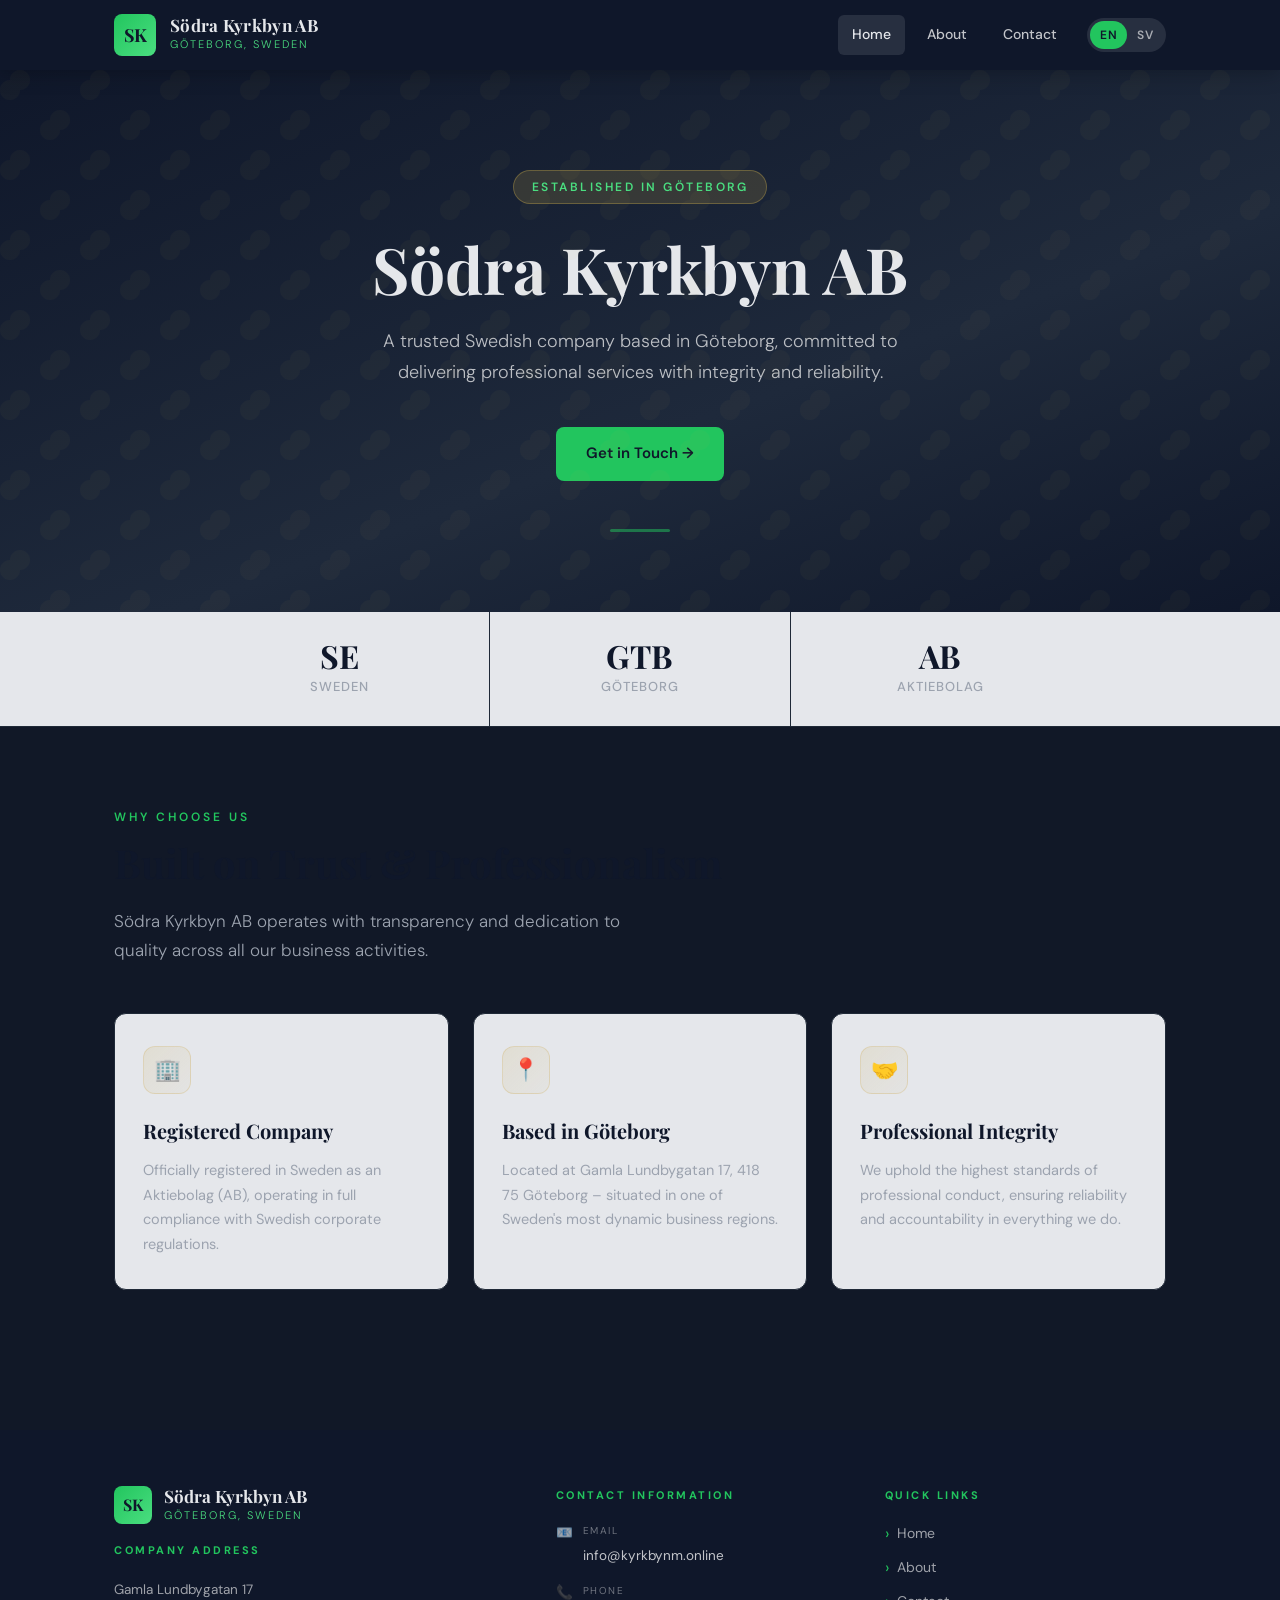
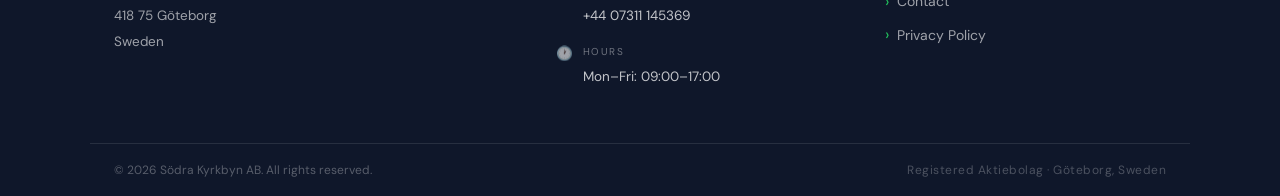
<file: index.html>
<!DOCTYPE html>
<html lang="en">
<head>
  <meta charset="UTF-8">
  <meta name="viewport" content="width=device-width, initial-scale=1.0">
  <title>Södra Kyrkbyn AB – Home</title>
  <meta name="description" content="Södra Kyrkbyn AB – A professional company based in Göteborg, Sweden. Gamla Lundbygatan 17, 418 75 Göteborg.">
  <link rel="stylesheet" href="css.css">
</head>
<body>

<!-- ══ HEADER ══ -->
<header>
  <div class="header-inner">
    <a class="logo-mark" href="index.html">
      <div class="logo-icon">SK</div>
      <div class="logo-text">
        <span class="logo-name">Södra Kyrkbyn AB</span>
        <span class="logo-sub">Göteborg, Sweden</span>
      </div>
    </a>
    <nav>
      <a href="index.html"   data-en="Home"    data-sv="Hem">Home</a>
      <a href="About.html"   data-en="About"   data-sv="Om oss" class="nav-hide-sm">About</a>
      <a href="Contact.html" data-en="Contact" data-sv="Kontakt">Contact</a>
      <div class="lang-switch">
        <div class="lang-btn" id="lang-en" onclick="setLang('en')">EN</div>
        <div class="lang-btn" id="lang-sv" onclick="setLang('sv')">SV</div>
      </div>
    </nav>
  </div>
</header>

<!-- ══ HERO ══ -->
<section class="hero">
  <div class="hero-badge" data-en="Established in Göteborg" data-sv="Etablerat i Göteborg">Established in Göteborg</div>
  <h1 data-en="Södra Kyrkbyn AB" data-sv="Södra Kyrkbyn AB">Södra Kyrkbyn AB</h1>
  <p data-en="A trusted Swedish company based in Göteborg, committed to delivering professional services with integrity and reliability."
     data-sv="Ett pålitligt svenskt företag baserat i Göteborg, engagerat för att leverera professionella tjänster med integritet och tillförlitlighet.">
    A trusted Swedish company based in Göteborg, committed to delivering professional services with integrity and reliability.
  </p>
  <a class="hero-cta" href="Contact.html" data-en="Get in Touch →" data-sv="Kontakta oss →">Get in Touch →</a>
  <div class="hero-divider"></div>
</section>

<!-- ══ STATS BAR ══ -->
<div class="stats-bar">
  <div class="stats-inner">
    <div class="stat">
      <div class="stat-num">SE</div>
      <div class="stat-label" data-en="Sweden" data-sv="Sverige">Sweden</div>
    </div>
    <div class="stat">
      <div class="stat-num">GTB</div>
      <div class="stat-label" data-en="Göteborg" data-sv="Göteborg">Göteborg</div>
    </div>
    <div class="stat">
      <div class="stat-num">AB</div>
      <div class="stat-label" data-en="Aktiebolag" data-sv="Aktiebolag">Aktiebolag</div>
    </div>
  </div>
</div>

<!-- ══ FEATURE CARDS ══ -->
<div class="section">
  <div class="section-tag" data-en="Why Choose Us" data-sv="Varför välja oss">Why Choose Us</div>
  <h2 class="section-title" data-en="Built on Trust &amp; Professionalism" data-sv="Byggt på förtroende &amp; professionalism">Built on Trust &amp; Professionalism</h2>
  <p class="section-lead"
     data-en="Södra Kyrkbyn AB operates with transparency and dedication to quality across all our business activities."
     data-sv="Södra Kyrkbyn AB verkar med transparens och engagemang för kvalitet i all vår affärsverksamhet.">
    Södra Kyrkbyn AB operates with transparency and dedication to quality across all our business activities.
  </p>
  <div class="cards">
    <div class="card">
      <div class="card-icon">🏢</div>
      <h3 data-en="Registered Company" data-sv="Registrerat bolag">Registered Company</h3>
      <p data-en="Officially registered in Sweden as an Aktiebolag (AB), operating in full compliance with Swedish corporate regulations."
         data-sv="Officiellt registrerat i Sverige som Aktiebolag (AB), verksamt i full överensstämmelse med svenska bolagsregler.">
        Officially registered in Sweden as an Aktiebolag (AB), operating in full compliance with Swedish corporate regulations.
      </p>
    </div>
    <div class="card">
      <div class="card-icon">📍</div>
      <h3 data-en="Based in Göteborg" data-sv="Baserat i Göteborg">Based in Göteborg</h3>
      <p data-en="Located at Gamla Lundbygatan 17, 418 75 Göteborg – situated in one of Sweden's most dynamic business regions."
         data-sv="Beläget på Gamla Lundbygatan 17, 418 75 Göteborg – i en av Sveriges mest dynamiska affärsregioner.">
        Located at Gamla Lundbygatan 17, 418 75 Göteborg – situated in one of Sweden's most dynamic business regions.
      </p>
    </div>
    <div class="card">
      <div class="card-icon">🤝</div>
      <h3 data-en="Professional Integrity" data-sv="Professionell integritet">Professional Integrity</h3>
      <p data-en="We uphold the highest standards of professional conduct, ensuring reliability and accountability in everything we do."
         data-sv="Vi upprätthåller de högsta standarderna för professionellt uppförande, och säkerställer tillförlitlighet och ansvarsskyldighet.">
        We uphold the highest standards of professional conduct, ensuring reliability and accountability in everything we do.
      </p>
    </div>
  </div>
</div>

<!-- ══ FOOTER ══ -->
<footer>
  <div class="footer-top">

    <!-- Column 1: Brand & Address -->
    <div class="footer-brand">
      <div class="footer-logo">
        <div class="footer-logo-icon">SK</div>
        <div>
          <div class="footer-company-name">Södra Kyrkbyn AB</div>
          <div class="footer-company-sub">Göteborg, Sweden</div>
        </div>
      </div>
      <div class="footer-col-title" data-en="Company Address" data-sv="Företagsadress">Company Address</div>
      <div class="footer-address-block">
        <p>
          Gamla Lundbygatan 17<br>
          418 75 Göteborg<br>
          <span data-en="Sweden" data-sv="Sverige">Sweden</span>
        </p>
      </div>
    </div>

    <!-- Column 2: Contact Information -->
    <div class="footer-contact">
      <div class="footer-col-title" data-en="Contact Information" data-sv="Kontaktinformation">Contact Information</div>
      <div class="footer-contact-item">
        <span class="footer-contact-icon">📧</span>
        <div>
          <small data-en="Email" data-sv="E-post">Email</small>
          <a href="mailto:info@kyrkbynm.online">info@kyrkbynm.online</a>
        </div>
      </div>
      <div class="footer-contact-item">
        <span class="footer-contact-icon">📞</span>
        <div>
          <small data-en="Phone" data-sv="Telefon">Phone</small>
          <a href="tel:+447311145369">+44 07311 145369</a>
        </div>
      </div>
      <div class="footer-contact-item">
        <span class="footer-contact-icon">🕐</span>
        <div>
          <small data-en="Hours" data-sv="Öppettider">Hours</small>
          <span data-en="Mon–Fri: 09:00–17:00" data-sv="Mån–Fre: 09:00–17:00">Mon–Fri: 09:00–17:00</span>
        </div>
      </div>
    </div>

    <!-- Column 3: Navigation Links -->
    <div class="footer-links-col">
      <div class="footer-col-title" data-en="Quick Links" data-sv="Snabblänkar">Quick Links</div>
      <ul class="footer-nav-links">
        <li><a href="index.html"   data-en="Home"           data-sv="Hem">Home</a></li>
        <li><a href="About.html"   data-en="About"          data-sv="Om oss">About</a></li>
        <li><a href="Contact.html" data-en="Contact"        data-sv="Kontakt">Contact</a></li>
        <li><a href="Privacy.html" data-en="Privacy Policy" data-sv="Integritetspolicy">Privacy Policy</a></li>
      </ul>
    </div>

  </div>
  <div class="footer-bottom">
    <span class="footer-copy">
      &copy; <span id="year"></span> Södra Kyrkbyn AB.
      <span data-en="All rights reserved." data-sv="Alla rättigheter förbehållna.">All rights reserved.</span>
    </span>
    <span class="footer-org" data-en="Registered Aktiebolag · Göteborg, Sweden" data-sv="Registrerat Aktiebolag · Göteborg, Sverige">Registered Aktiebolag · Göteborg, Sweden</span>
  </div>
</footer>

<script src="javascript.js"></script>
</body>
</html>
</file>
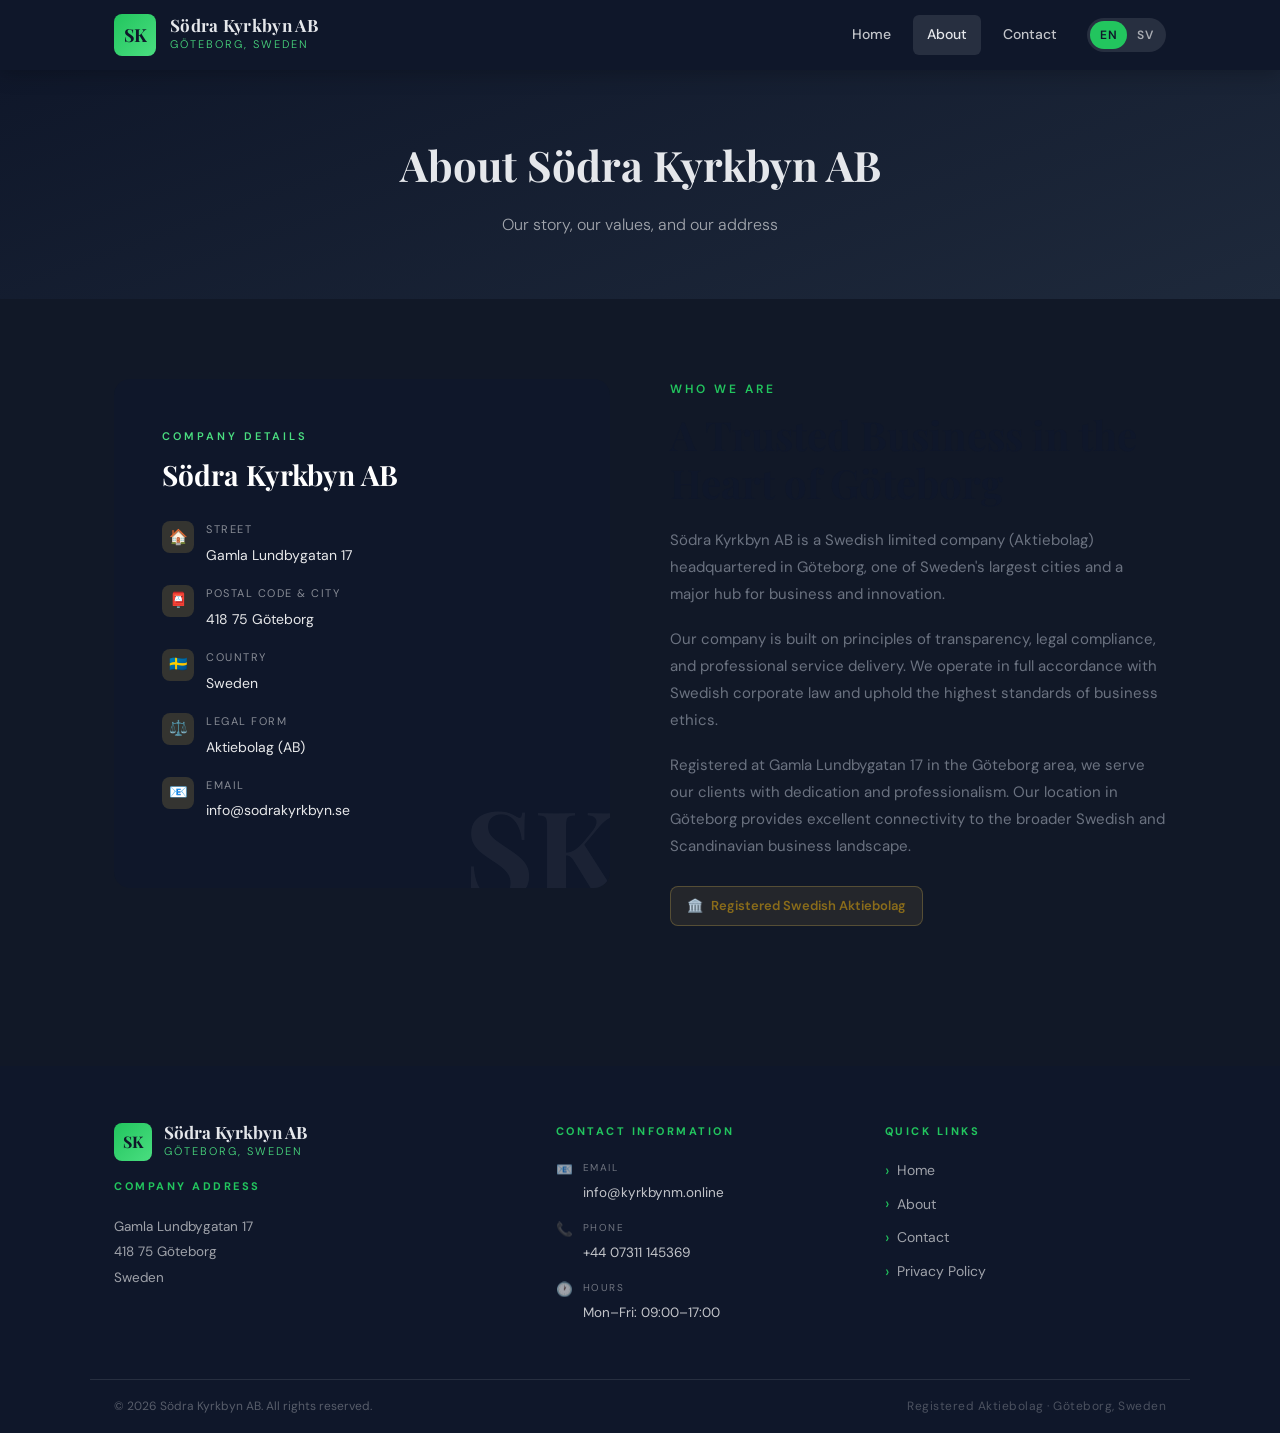
<file: About.html>
<!DOCTYPE html>
<html lang="en">
<head>
  <meta charset="UTF-8">
  <meta name="viewport" content="width=device-width, initial-scale=1.0">
  <title>About – Södra Kyrkbyn AB</title>
  <meta name="description" content="Learn about Södra Kyrkbyn AB – a registered Swedish Aktiebolag based at Gamla Lundbygatan 17, 418 75 Göteborg.">
  <link rel="stylesheet" href="css.css">
</head>
<body>

<!-- ══ HEADER ══ -->
<header>
  <div class="header-inner">
    <a class="logo-mark" href="index.html">
      <div class="logo-icon">SK</div>
      <div class="logo-text">
        <span class="logo-name">Södra Kyrkbyn AB</span>
        <span class="logo-sub">Göteborg, Sweden</span>
      </div>
    </a>
    <nav>
      <a href="index.html"   data-en="Home"    data-sv="Hem">Home</a>
      <a href="About.html"   data-en="About"   data-sv="Om oss" class="nav-hide-sm">About</a>
      <a href="Contact.html" data-en="Contact" data-sv="Kontakt">Contact</a>
      <div class="lang-switch">
        <div class="lang-btn" id="lang-en" onclick="setLang('en')">EN</div>
        <div class="lang-btn" id="lang-sv" onclick="setLang('sv')">SV</div>
      </div>
    </nav>
  </div>
</header>

<!-- ══ PAGE HERO ══ -->
<div class="page-hero">
  <h1 data-en="About Södra Kyrkbyn AB" data-sv="Om Södra Kyrkbyn AB">About Södra Kyrkbyn AB</h1>
  <p data-en="Our story, our values, and our address" data-sv="Vår historia, våra värderingar och vår adress">Our story, our values, and our address</p>
</div>

<!-- ══ MAIN CONTENT ══ -->
<div class="section">
  <div class="about-grid">

    <!-- Company info card -->
    <div class="about-visual">
      <div class="about-visual-label" data-en="Company Details" data-sv="Företagsinformation">Company Details</div>
      <h2 data-en="Södra Kyrkbyn AB" data-sv="Södra Kyrkbyn AB">Södra Kyrkbyn AB</h2>

      <div class="info-row">
        <div class="info-row-icon">🏠</div>
        <div class="info-row-content">
          <small data-en="Street" data-sv="Gata">Street</small>
          <span>Gamla Lundbygatan 17</span>
        </div>
      </div>
      <div class="info-row">
        <div class="info-row-icon">📮</div>
        <div class="info-row-content">
          <small data-en="Postal Code &amp; City" data-sv="Postnummer &amp; Ort">Postal Code &amp; City</small>
          <span>418 75 Göteborg</span>
        </div>
      </div>
      <div class="info-row">
        <div class="info-row-icon">🇸🇪</div>
        <div class="info-row-content">
          <small data-en="Country" data-sv="Land">Country</small>
          <span data-en="Sweden" data-sv="Sverige">Sweden</span>
        </div>
      </div>
      <div class="info-row">
        <div class="info-row-icon">⚖️</div>
        <div class="info-row-content">
          <small data-en="Legal Form" data-sv="Juridisk form">Legal Form</small>
          <span>Aktiebolag (AB)</span>
        </div>
      </div>
      <div class="info-row">
        <div class="info-row-icon">📧</div>
        <div class="info-row-content">
          <small data-en="Email" data-sv="E-post">Email</small>
          <span>info@sodrakyrkbyn.se</span>
        </div>
      </div>
    </div>

    <!-- Descriptive text -->
    <div class="about-content">
      <div class="section-tag" data-en="Who We Are" data-sv="Vilka vi är">Who We Are</div>
      <h2 class="section-title"
          data-en="A Trusted Business in the Heart of Göteborg"
          data-sv="En pålitlig verksamhet i hjärtat av Göteborg">
        A Trusted Business in the Heart of Göteborg
      </h2>
      <p data-en="Södra Kyrkbyn AB is a Swedish limited company (Aktiebolag) headquartered in Göteborg, one of Sweden's largest cities and a major hub for business and innovation."
         data-sv="Södra Kyrkbyn AB är ett svenskt aktiebolag med huvudkontor i Göteborg, en av Sveriges största städer och ett viktigt centrum för näringsliv och innovation.">
        Södra Kyrkbyn AB is a Swedish limited company (Aktiebolag) headquartered in Göteborg, one of Sweden's largest cities and a major hub for business and innovation.
      </p>
      <p data-en="Our company is built on principles of transparency, legal compliance, and professional service delivery. We operate in full accordance with Swedish corporate law and uphold the highest standards of business ethics."
         data-sv="Vårt företag bygger på principerna om transparens, laglig efterlevnad och professionell tjänsteleverans. Vi verkar i full enlighet med svensk bolagsrätt och upprätthåller de högsta standarderna för affärsetik.">
        Our company is built on principles of transparency, legal compliance, and professional service delivery. We operate in full accordance with Swedish corporate law and uphold the highest standards of business ethics.
      </p>
      <p data-en="Registered at Gamla Lundbygatan 17 in the Göteborg area, we serve our clients with dedication and professionalism. Our location in Göteborg provides excellent connectivity to the broader Swedish and Scandinavian business landscape."
         data-sv="Med registrering på Gamla Lundbygatan 17 i Göteborgsområdet betjänar vi våra kunder med engagemang och professionalism. Vår placering i Göteborg ger utmärkt anslutning till det bredare svenska och skandinaviska affärslandskapet.">
        Registered at Gamla Lundbygatan 17 in the Göteborg area, we serve our clients with dedication and professionalism. Our location in Göteborg provides excellent connectivity to the broader Swedish and Scandinavian business landscape.
      </p>
      <div class="org-badge">
        🏛️ <span data-en="Registered Swedish Aktiebolag" data-sv="Registrerat Swedish Aktiebolag">Registered Swedish Aktiebolag</span>
      </div>
    </div>

  </div>
</div>

<!-- ══ FOOTER ══ -->
<footer>
  <div class="footer-top">

    <!-- Column 1: Brand & Address -->
    <div class="footer-brand">
      <div class="footer-logo">
        <div class="footer-logo-icon">SK</div>
        <div>
          <div class="footer-company-name">Södra Kyrkbyn AB</div>
          <div class="footer-company-sub">Göteborg, Sweden</div>
        </div>
      </div>
      <div class="footer-col-title" data-en="Company Address" data-sv="Företagsadress">Company Address</div>
      <div class="footer-address-block">
        <p>
          Gamla Lundbygatan 17<br>
          418 75 Göteborg<br>
          <span data-en="Sweden" data-sv="Sverige">Sweden</span>
        </p>
      </div>
    </div>

    <!-- Column 2: Contact Information -->
    <div class="footer-contact">
      <div class="footer-col-title" data-en="Contact Information" data-sv="Kontaktinformation">Contact Information</div>
      <div class="footer-contact-item">
        <span class="footer-contact-icon">📧</span>
        <div>
          <small data-en="Email" data-sv="E-post">Email</small>
          <a href="mailto:info@sodrakyrkbyn.se">info@kyrkbynm.online </a>
        </div>
      </div>
      <div class="footer-contact-item">
        <span class="footer-contact-icon">📞</span>
        <div>
          <small data-en="Phone" data-sv="Telefon">Phone</small>
          <a href="tel:+46317XXXXXX">+44 07311 145369</a>
        </div>
      </div>
      <div class="footer-contact-item">
        <span class="footer-contact-icon">🕐</span>
        <div>
          <small data-en="Hours" data-sv="Öppettider">Hours</small>
          <span data-en="Mon–Fri: 09:00–17:00" data-sv="Mån–Fre: 09:00–17:00">Mon–Fri: 09:00–17:00</span>
        </div>
      </div>
    </div>

    <!-- Column 3: Navigation Links -->
    <div class="footer-links-col">
      <div class="footer-col-title" data-en="Quick Links" data-sv="Snabblänkar">Quick Links</div>
      <ul class="footer-nav-links">
        <li><a href="index.html"   data-en="Home"           data-sv="Hem">Home</a></li>
        <li><a href="About.html"   data-en="About"          data-sv="Om oss">About</a></li>
        <li><a href="Contact.html" data-en="Contact"        data-sv="Kontakt">Contact</a></li>
        <li><a href="Privacy.html" data-en="Privacy Policy" data-sv="Integritetspolicy">Privacy Policy</a></li>
      </ul>
    </div>

  </div>
  <div class="footer-bottom">
    <span class="footer-copy">
      &copy; <span id="year"></span> Södra Kyrkbyn AB.
      <span data-en="All rights reserved." data-sv="Alla rättigheter förbehållna.">All rights reserved.</span>
    </span>
    <span class="footer-org" data-en="Registered Aktiebolag · Göteborg, Sweden" data-sv="Registrerat Aktiebolag · Göteborg, Sverige">Registered Aktiebolag · Göteborg, Sweden</span>
  </div>
</footer>

<script src="javascript.js"></script>
</body>
</html>
</file>
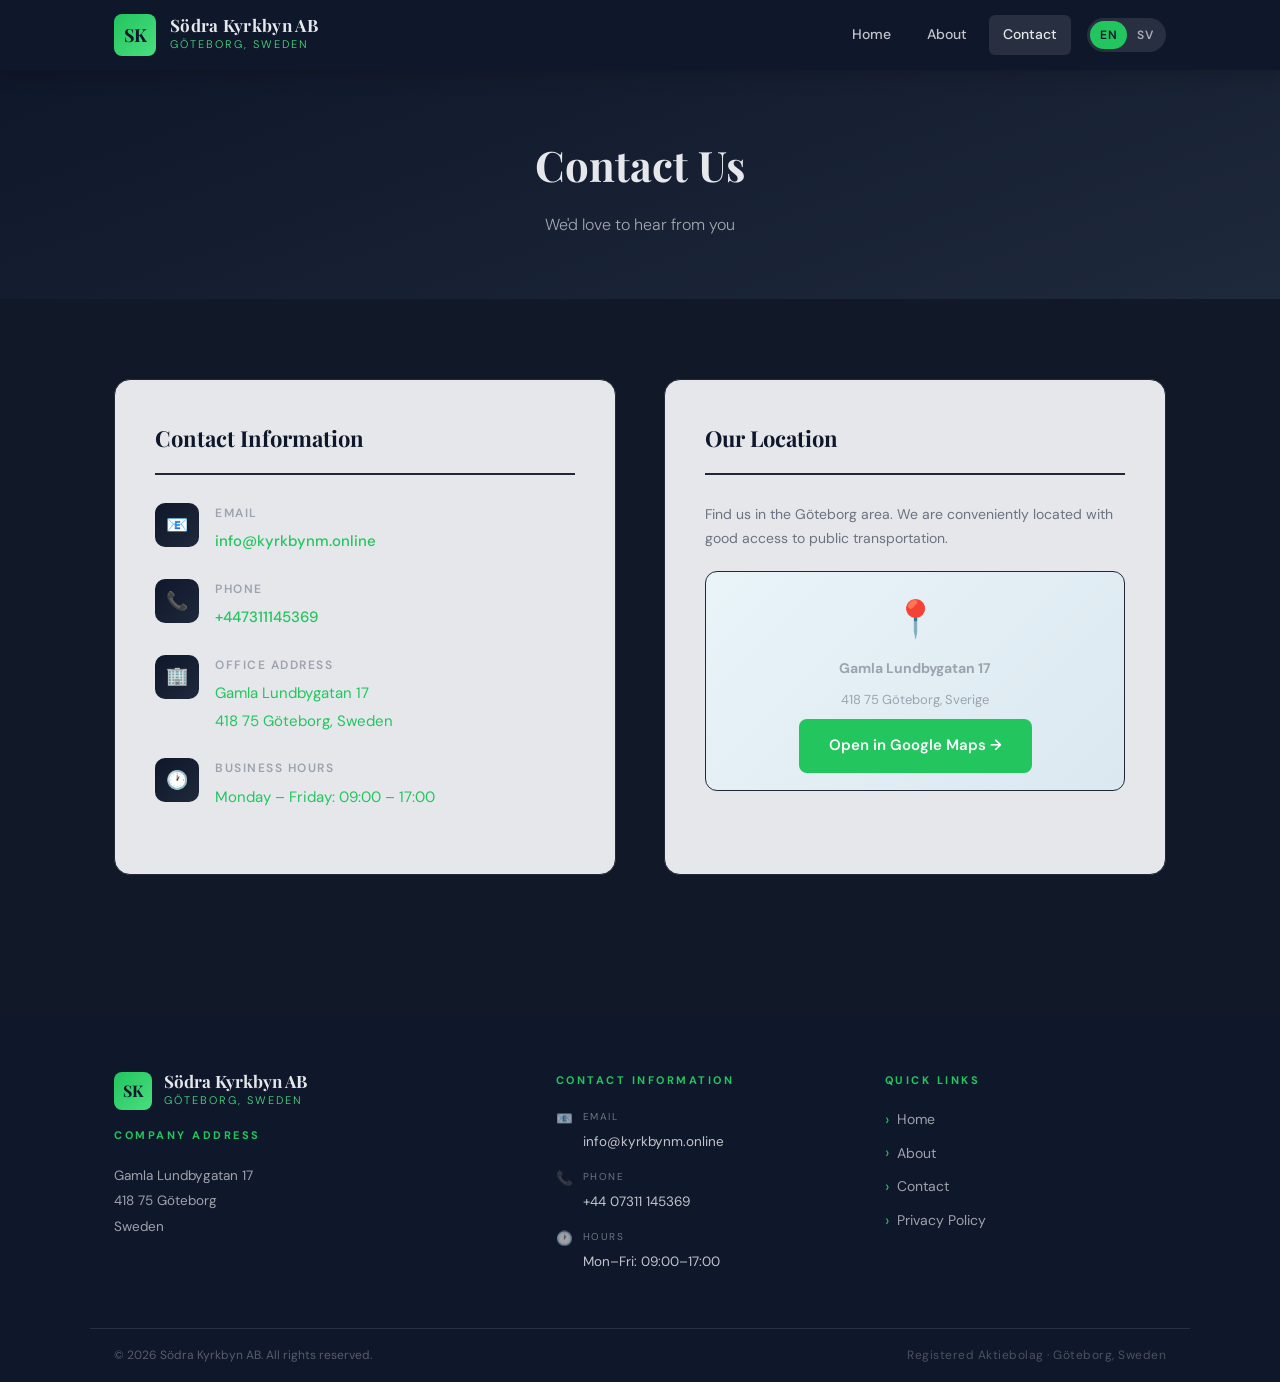
<file: Contact.html>
<!DOCTYPE html>
<html lang="en">
<head>
  <meta charset="UTF-8">
  <meta name="viewport" content="width=device-width, initial-scale=1.0">
  <title>Contact – Södra Kyrkbyn AB</title>
  <meta name="description" content="Contact Södra Kyrkbyn AB – Gamla Lundbygatan 17, 418 75 Göteborg, Sweden. Email: info@kyrkbynm.online ">
  <link rel="stylesheet" href="css.css">
</head>
<body>

<!-- ══ HEADER ══ -->
<header>
  <div class="header-inner">
    <a class="logo-mark" href="index.html">
      <div class="logo-icon">SK</div>
      <div class="logo-text">
        <span class="logo-name">Södra Kyrkbyn AB</span>
        <span class="logo-sub">Göteborg, Sweden</span>
      </div>
    </a>
    <nav>
      <a href="index.html"   data-en="Home"    data-sv="Hem">Home</a>
      <a href="About.html"   data-en="About"   data-sv="Om oss" class="nav-hide-sm">About</a>
      <a href="Contact.html" data-en="Contact" data-sv="Kontakt">Contact</a>
      <div class="lang-switch">
        <div class="lang-btn" id="lang-en" onclick="setLang('en')">EN</div>
        <div class="lang-btn" id="lang-sv" onclick="setLang('sv')">SV</div>
      </div>
    </nav>
  </div>
</header>

<!-- ══ PAGE HERO ══ -->
<div class="page-hero">
  <h1 data-en="Contact Us" data-sv="Kontakta oss">Contact Us</h1>
  <p data-en="We'd love to hear from you" data-sv="Vi vill gärna höra från dig">We'd love to hear from you</p>
</div>

<!-- ══ MAIN CONTENT ══ -->
<div class="section">
  <div class="contact-grid">

    <!-- Contact details -->
    <div class="contact-card">
      <h3 data-en="Contact Information" data-sv="Kontaktinformation">Contact Information</h3>

      <div class="contact-item">
        <div class="contact-item-icon">📧</div>
        <div class="contact-item-text">
          <small data-en="Email" data-sv="E-post">Email</small>
          <a id="span-info-color" href="mailto:info@kyrkbynm.online">info@kyrkbynm.online </a>
        </div>
      </div>

      <div class="contact-item">
        <div class="contact-item-icon">📞</div>
        <div class="contact-item-text">
          <small data-en="Phone" data-sv="Telefon">Phone</small>
          <a id="span-info-color" href="tel:+447311145369">+447311145369</a>
        </div>
      </div>

      <div class="contact-item">
        <div class="contact-item-icon">🏢</div>
        <div class="contact-item-text">
          <small data-en="Office Address" data-sv="Kontorets adress">Office Address</small>
          <span id="span-info-color">Gamla Lundbygatan 17<br>418 75 Göteborg, Sweden</span>
        </div>
      </div>

      <div class="contact-item">
        <div class="contact-item-icon">🕐</div>
        <div class="contact-item-text">
          <small data-en="Business Hours" data-sv="Öppettider">Business Hours</small>
          <span id="span-info-color" data-en="Monday – Friday: 09:00 – 17:00"
                data-sv="Måndag – fredag: 09:00 – 17:00">Monday – Friday: 09:00 – 17:00</span>
        </div>
      </div>
    </div>

    <!-- Map / Location -->
    <div class="contact-card">
      <h3 data-en="Our Location" data-sv="Vår plats">Our Location</h3>
      <p style="font-size:14px;color:#6b7280;margin-bottom:12px;"
         data-en="Find us in the Göteborg area. We are conveniently located with good access to public transportation."
         data-sv="Hitta oss i Göteborgsområdet. Vi är bekvämt belägna med god tillgång till kollektivtrafik.">
        Find us in the Göteborg area. We are conveniently located with good access to public transportation.
      </p>
      <div class="map-placeholder">
        <span>📍</span>
        <strong>Gamla Lundbygatan 17</strong>
        <span style="font-size:13px;">418 75 Göteborg, Sverige</span>
        <a class="hero-cta" style="color:#FFFFFF;"
           href="https://maps.google.com/?q=Gamla+Lundbygatan+17,+418+75+G%C3%B6teborg"
           target="_blank" rel="noopener noreferrer"
           data-en="Open in Google Maps →"
           data-sv="Öppna i Google Maps →">Open in Google Maps →</a>
      </div>
    </div>

  </div>
</div>

<!-- ══ FOOTER ══ -->
<footer>
  <div class="footer-top">

    <!-- Column 1: Brand & Address -->
    <div class="footer-brand">
      <div class="footer-logo">
        <div class="footer-logo-icon">SK</div>
        <div>
          <div class="footer-company-name">Södra Kyrkbyn AB</div>
          <div class="footer-company-sub">Göteborg, Sweden</div>
        </div>
      </div>
      <div class="footer-col-title" data-en="Company Address" data-sv="Företagsadress">Company Address</div>
      <div class="footer-address-block">
        <p>
          Gamla Lundbygatan 17<br>
          418 75 Göteborg<br>
          <span data-en="Sweden" data-sv="Sverige">Sweden</span>
        </p>
      </div>
    </div>

    <!-- Column 2: Contact Information -->
    <div class="footer-contact">
      <div class="footer-col-title" data-en="Contact Information" data-sv="Kontaktinformation">Contact Information</div>
      <div class="footer-contact-item">
        <span class="footer-contact-icon">📧</span>
        <div>
          <small data-en="Email" data-sv="E-post">Email</small>
          <a href="mailto:info@kyrkbynm.online ">info@kyrkbynm.online </a>
        </div>
      </div>
      <div class="footer-contact-item">
        <span class="footer-contact-icon">📞</span>
        <div>
          <small data-en="Phone" data-sv="Telefon">Phone</small>
          <a href="tel:+447311145369">+44 07311 145369</a>
        </div>
      </div>
      <div class="footer-contact-item">
        <span class="footer-contact-icon">🕐</span>
        <div>
          <small data-en="Hours" data-sv="Öppettider">Hours</small>
          <span data-en="Mon–Fri: 09:00–17:00" data-sv="Mån–Fre: 09:00–17:00">Mon–Fri: 09:00–17:00</span>
        </div>
      </div>
    </div>

    <!-- Column 3: Navigation Links -->
    <div class="footer-links-col">
      <div class="footer-col-title" data-en="Quick Links" data-sv="Snabblänkar">Quick Links</div>
      <ul class="footer-nav-links">
        <li><a href="index.html"   data-en="Home"           data-sv="Hem">Home</a></li>
        <li><a href="About.html"   data-en="About"          data-sv="Om oss">About</a></li>
        <li><a href="Contact.html" data-en="Contact"        data-sv="Kontakt">Contact</a></li>
        <li><a href="Privacy.html" data-en="Privacy Policy" data-sv="Integritetspolicy">Privacy Policy</a></li>
      </ul>
    </div>

  </div>
  <div class="footer-bottom">
    <span class="footer-copy">
      &copy; <span id="year"></span> Södra Kyrkbyn AB.
      <span data-en="All rights reserved." data-sv="Alla rättigheter förbehållna.">All rights reserved.</span>
    </span>
    <span class="footer-org" data-en="Registered Aktiebolag · Göteborg, Sweden" data-sv="Registrerat Aktiebolag · Göteborg, Sverige">Registered Aktiebolag · Göteborg, Sweden</span>
  </div>
</footer>

<script src="javascript.js"></script>
</body>
</html>
</file>
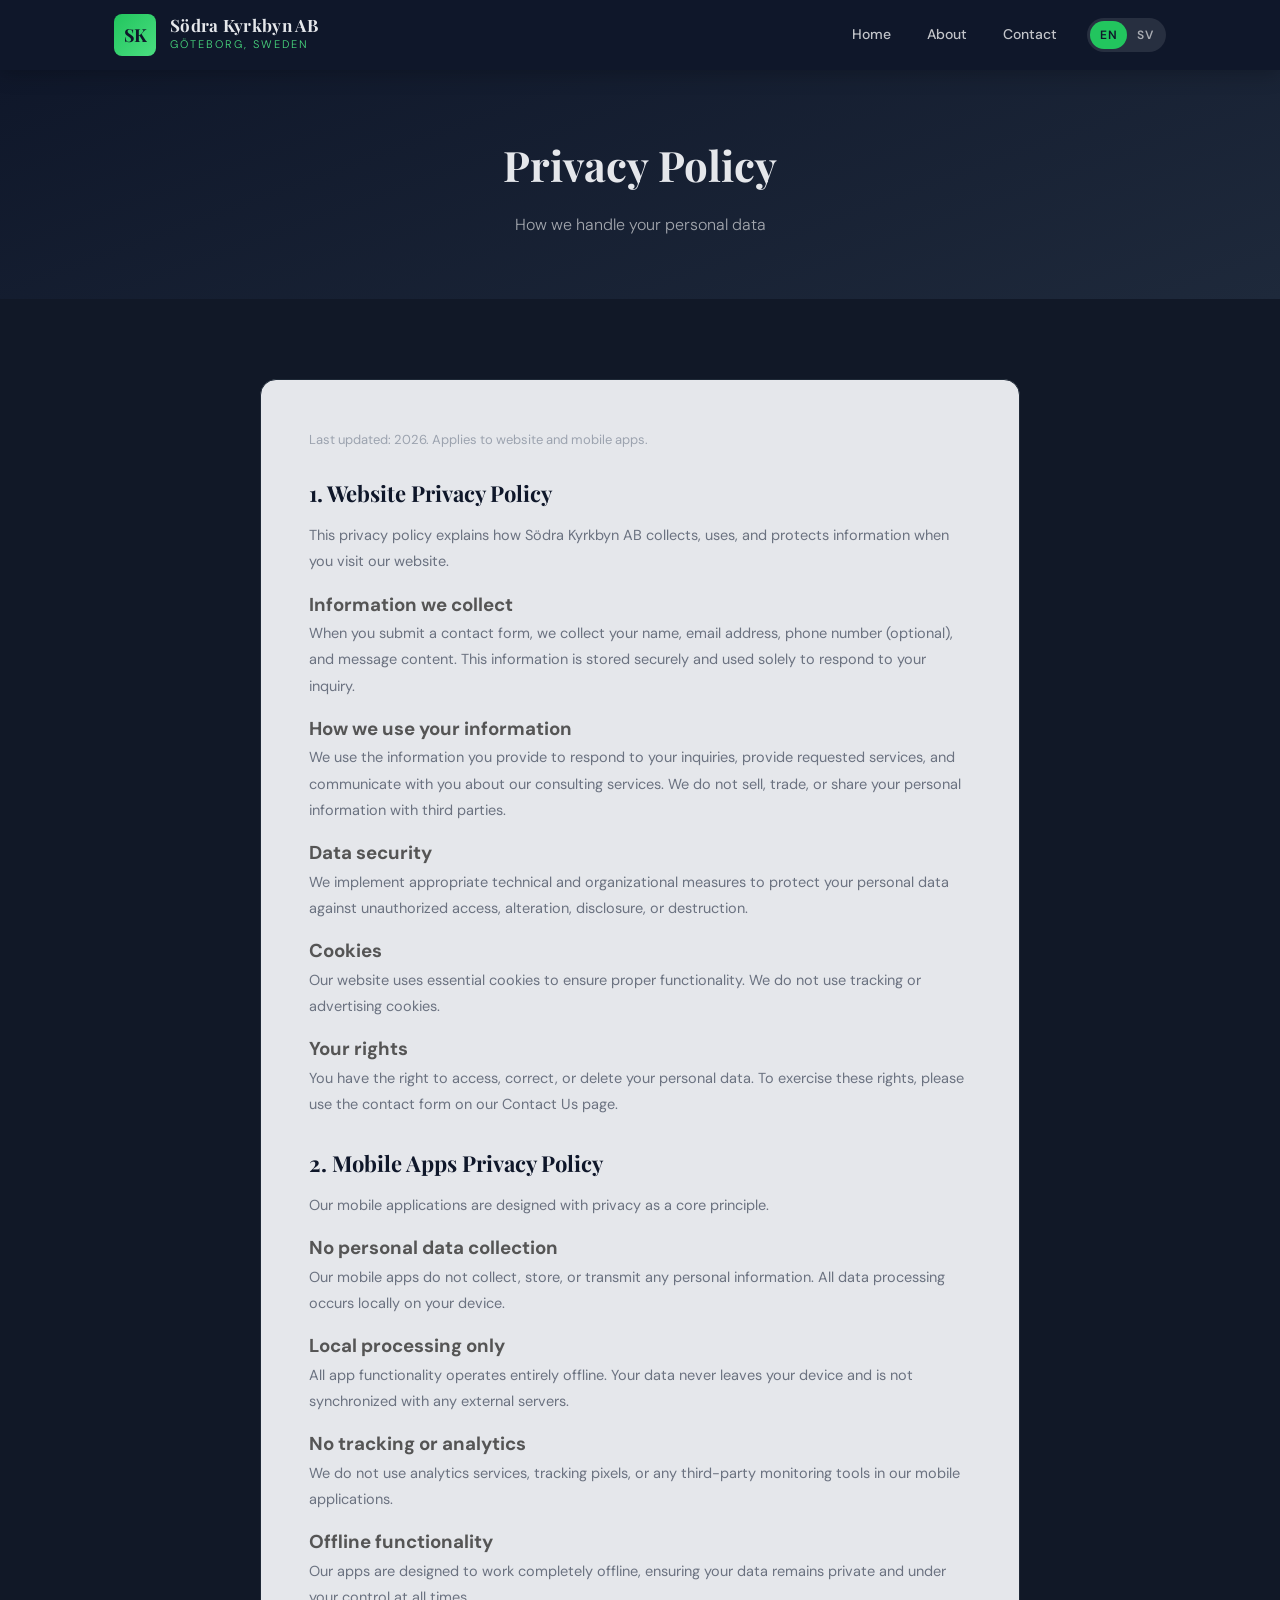
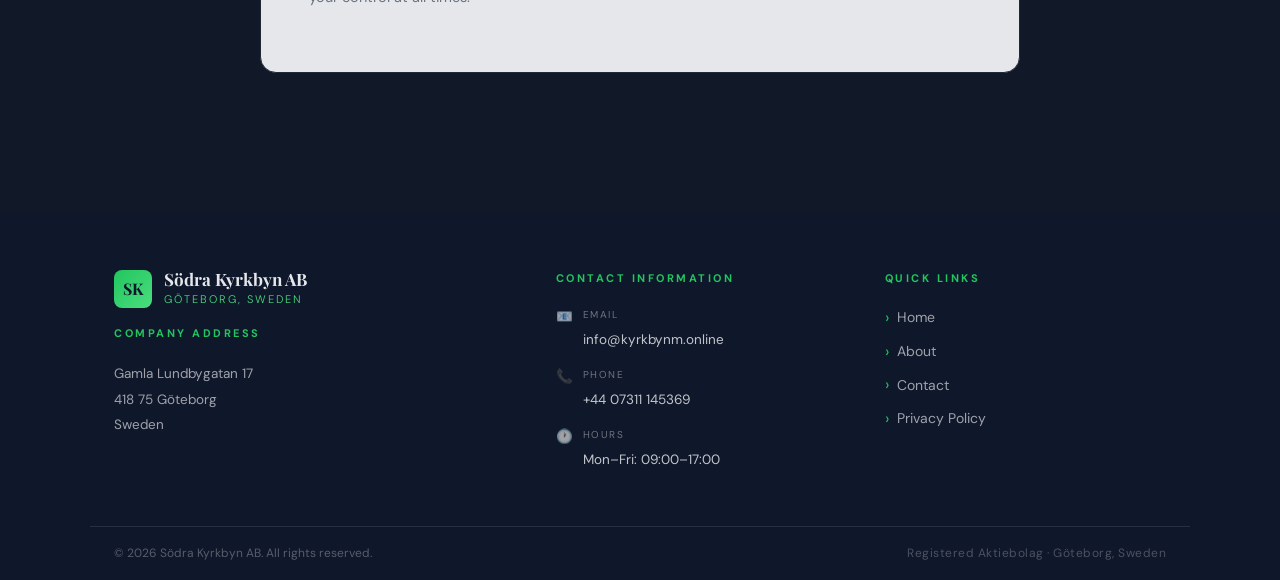
<file: Privacy.html>
<!DOCTYPE html>
<html lang="en">
<head>
  <meta charset="UTF-8">
  <meta name="viewport" content="width=device-width, initial-scale=1.0">
  <title>Privacy Policy – Södra Kyrkbyn AB</title>
  <meta name="description" content="Privacy Policy for Södra Kyrkbyn AB – GDPR-compliant policy for our website and mobile apps.">
  <link rel="stylesheet" href="css.css">
</head>
<body>

<!-- ══ HEADER ══ -->
<header>
  <div class="header-inner">
    <a class="logo-mark" href="index.html">
      <div class="logo-icon">SK</div>
      <div class="logo-text">
        <span class="logo-name">Södra Kyrkbyn AB</span>
        <span class="logo-sub">Göteborg, Sweden</span>
      </div>
    </a>
    <nav>
      <a href="index.html" data-en="Home" data-sv="Hem">Home</a>
      <a href="About.html" data-en="About" data-sv="Om oss" class="nav-hide-sm">About</a>
      <a href="Contact.html" data-en="Contact" data-sv="Kontakt">Contact</a>
      <div class="lang-switch">
        <div class="lang-btn" id="lang-en" onclick="setLang('en')">EN</div>
        <div class="lang-btn" id="lang-sv" onclick="setLang('sv')">SV</div>
      </div>
    </nav>
  </div>
</header>

<!-- ══ PAGE HERO ══ -->
<div class="page-hero">
  <h1 data-en="Privacy Policy" data-sv="Integritetspolicy">Privacy Policy</h1>
  <p data-en="How we handle your personal data" data-sv="Hur vi hanterar dina personuppgifter">How we handle your personal data</p>
</div>

<!-- ══ MAIN CONTENT ══ -->
<div class="section">
  <div class="privacy-content">

    <p class="meta"
       data-en="Last updated: 2026. Applies to website and mobile apps."
       data-sv="Senast uppdaterad: 2026. Gäller webbplats och mobilappar.">
      Last updated: 2026. Applies to website and mobile apps.
    </p>

    <!-- 1 -->
    <h2 data-en="1. Website Privacy Policy" data-sv="1. Webbplats Integritetspolicy">Website Privacy Policy</h2>
    <p data-en="This privacy policy explains how Södra Kyrkbyn AB collects, uses, and protects information when you visit our website."
       data-sv="Denna integritetspolicy förklarar hur Södra Kyrkbyn AB samlar in, använder och skyddar information när du besöker vår webbplats.">
      This privacy policy explains how Södra Kyrkbyn AB collects, uses, and protects information when you visit our website.
    </p>

    <h3 data-en="Information we collect" data-sv="Information vi samlar in" style="color:#555555;">Information we collect</h3>
    <p data-en="When you submit a contact form, we collect your name, email address, phone number (optional), and message content. This information is stored securely and used solely to respond to your inquiry."
       data-sv="När du skickar ett kontaktformulär samlar vi in ditt namn, e-postadress, telefonnummer (valfritt) och meddelandeinnehåll. Informationen lagras säkert och används endast för att svara på din förfrågan.">
      When you submit a contact form, we collect your name, email address, phone number (optional), and message content. This information is stored securely and used solely to respond to your inquiry.
    </p>

    <h3 data-en="How we use your information" data-sv="Hur vi använder informationen" style="color:#555555;">How we use your information</h3>
    <p data-en="We use the information you provide to respond to your inquiries, provide requested services, and communicate with you about our consulting services. We do not sell, trade, or share your personal information with third parties."
       data-sv="Vi använder informationen du tillhandahåller för att svara på dina förfrågningar, tillhandahålla begärda tjänster och kommunicera med dig om våra konsulttjänster. Vi säljer, handlar eller delar inte dina personuppgifter med tredje parter.">
      We use the information you provide to respond to your inquiries, provide requested services, and communicate with you about our consulting services. We do not sell, trade, or share your personal information with third parties.
    </p>

    <h3 data-en="Data security" data-sv="Datasäkerhet" style="color:#555555;">Data security</h3>
    <p data-en="We implement appropriate technical and organizational measures to protect your personal data against unauthorized access, alteration, disclosure, or destruction."
       data-sv="Vi implementerar lämpliga tekniska och organisatoriska åtgärder för att skydda dina personuppgifter mot obehörig åtkomst, ändring, avslöjande eller förstöring.">
      We implement appropriate technical and organizational measures to protect your personal data against unauthorized access, alteration, disclosure, or destruction.
    </p>

    <h3 data-en="Cookies" data-sv="Cookies" style="color:#555555;">Cookies</h3>
    <p data-en="Our website uses essential cookies to ensure proper functionality. We do not use tracking or advertising cookies."
       data-sv="Vår webbplats använder nödvändiga cookies för att säkerställa korrekt funktionalitet. Vi använder inga spårnings- eller reklamscookies.">
      Our website uses essential cookies to ensure proper functionality. We do not use tracking or advertising cookies.
    </p>

    <h3 data-en="Your rights" data-sv="Dina rättigheter" style="color:#555555;">Your rights</h3>
    <p data-en="You have the right to access, correct, or delete your personal data. To exercise these rights, please use the contact form on our Contact Us page."
       data-sv="Du har rätt att få tillgång till, rätta eller radera dina personuppgifter. För att utöva dessa rättigheter, vänligen använd kontaktformuläret på vår kontaktsida.">
      You have the right to access, correct, or delete your personal data. To exercise these rights, please use the contact form on our Contact Us page.
    </p>

    <!-- 2 -->
    <h2 data-en="2. Mobile Apps Privacy Policy" data-sv="2. Mobilapp Integritetspolicy">Mobile Apps Privacy Policy</h2>
    <p data-en="Our mobile applications are designed with privacy as a core principle."
       data-sv="Våra mobilapplikationer är utformade med integritet som en grundläggande princip.">
      Our mobile applications are designed with privacy as a core principle.
    </p>

    <h3 data-en="No personal data collection" data-sv="Ingen insamling av personuppgifter" style="color:#555555;">No personal data collection</h3>
    <p data-en="Our mobile apps do not collect, store, or transmit any personal information. All data processing occurs locally on your device."
       data-sv="Våra mobilappar samlar inte in, lagrar eller överför någon personlig information. All databehandling sker lokalt på din enhet.">
      Our mobile apps do not collect, store, or transmit any personal information. All data processing occurs locally on your device.
    </p>

    <h3 data-en="Local processing only" data-sv="Endast lokal bearbetning"style="color:#555555;">Local processing only</h3>
    <p data-en="All app functionality operates entirely offline. Your data never leaves your device and is not synchronized with any external servers."
       data-sv="All app-funktionalitet fungerar helt offline. Dina data lämnar aldrig din enhet och synkroniseras inte med externa servrar.">
      All app functionality operates entirely offline. Your data never leaves your device and is not synchronized with any external servers.
    </p>

    <h3 data-en="No tracking or analytics" data-sv="Ingen spårning eller analys" style="color:#555555;">No tracking or analytics</h3>
    <p data-en="We do not use analytics services, tracking pixels, or any third-party monitoring tools in our mobile applications."
       data-sv="Vi använder inga analysverktyg, spårningspixlar eller tredjepartsövervakning i våra mobilapplikationer.">
      We do not use analytics services, tracking pixels, or any third-party monitoring tools in our mobile applications.
    </p>

    <h3 data-en="Offline functionality" data-sv="Offline-funktionalitet" style="color:#555555;">Offline functionality</h3>
    <p data-en="Our apps are designed to work completely offline, ensuring your data remains private and under your control at all times."
       data-sv="Våra appar är utformade för att fungera helt offline, vilket säkerställer att dina data förblir privata och under din kontroll hela tiden.">
      Our apps are designed to work completely offline, ensuring your data remains private and under your control at all times.
    </p>

  </div>
</div>

<!-- ══ FOOTER ══ -->
<footer>
  <div class="footer-top">
    <div class="footer-brand">
      <div class="footer-logo">
        <div class="footer-logo-icon">SK</div>
        <div>
          <div class="footer-company-name">Södra Kyrkbyn AB</div>
          <div class="footer-company-sub">Göteborg, Sweden</div>
        </div>
      </div>
      <div class="footer-col-title" data-en="Company Address" data-sv="Företagsadress">Company Address</div>
      <div class="footer-address-block">
        <p>
          Gamla Lundbygatan 17<br>
          418 75 Göteborg<br>
          <span data-en="Sweden" data-sv="Sverige">Sweden</span>
        </p>
      </div>
    </div>

    <div class="footer-contact">
      <div class="footer-col-title" data-en="Contact Information" data-sv="Kontaktinformation">Contact Information</div>
      <div class="footer-contact-item">
        <span class="footer-contact-icon">📧</span>
        <div>
          <small data-en="Email" data-sv="E-post">Email</small>
          <a href="mailto:info@kyrkbynm.online">info@kyrkbynm.online</a>
        </div>
      </div>
      <div class="footer-contact-item">
        <span class="footer-contact-icon">📞</span>
        <div>
          <small data-en="Phone" data-sv="Telefon">Phone</small>
          <a href="tel:+447311145369">+44 07311 145369</a>
        </div>
      </div>
      <div class="footer-contact-item">
        <span class="footer-contact-icon">🕐</span>
        <div>
          <small data-en="Hours" data-sv="Öppettider">Hours</small>
          <span data-en="Mon–Fri: 09:00–17:00" data-sv="Mån–Fre: 09:00–17:00">Mon–Fri: 09:00–17:00</span>
        </div>
      </div>
    </div>

    <div class="footer-links-col">
      <div class="footer-col-title" data-en="Quick Links" data-sv="Snabblänkar">Quick Links</div>
      <ul class="footer-nav-links">
        <li><a href="index.html" data-en="Home" data-sv="Hem">Home</a></li>
        <li><a href="About.html" data-en="About" data-sv="Om oss">About</a></li>
        <li><a href="Contact.html" data-en="Contact" data-sv="Kontakt">Contact</a></li>
        <li><a href="Privacy.html" data-en="Privacy Policy" data-sv="Integritetspolicy">Privacy Policy</a></li>
      </ul>
    </div>
  </div>
  <div class="footer-bottom">
    <span class="footer-copy">
      &copy; <span id="year"></span> Södra Kyrkbyn AB.
      <span data-en="All rights reserved." data-sv="Alla rättigheter förbehållna.">All rights reserved.</span>
    </span>
    <span class="footer-org" data-en="Registered Aktiebolag · Göteborg, Sweden" data-sv="Registrerat Aktiebolag · Göteborg, Sverige">Registered Aktiebolag · Göteborg, Sweden</span>
  </div>
</footer>

<script src="javascript.js"></script>
</body>
</html>
</file>
<file: css.css>
/* ═══════════════════════════════════════════════
   Södra Kyrkbyn AB — Shared Stylesheet
   ═══════════════════════════════════════════════ */

@import url('https://fonts.googleapis.com/css2?family=Playfair+Display:wght@400;600;700&family=DM+Sans:wght@300;400;500&display=swap');

/* ── VARIABLES ── */
/*
:root {
  --navy:        #1a2744;
  --navy-mid:    #243260;
  --gold:        #c9a84c;
  --gold-light:  #e8c97a;
  --cream:       #f8f5ef;
  --white:       #ffffff;
  --gray:        #6b7280;
  --dark-gray:   #4b5563;
  --light-border:#e5ddd0;
  --text:        #1e2535;
}
*/

:root {
  --navy:        #0f172a;  /* main dark background */
  --navy-mid:    #1e293b;  /* cards / surfaces */
  --gold:        #22c55e;  /* primary accent (green) */
  --gold-light:  #4ade80;  /* lighter accent */

  --cream:       #111827;  /* replaces light bg with dark surface */
  --white:       #e5e7eb;  /* main text (soft white) */

  --gray:        #9ca3af;
  --dark-gray:   #6b7280;

  --light-border:#1f2937;
  --text:        #f3f4f6;
  

}
/* ── RESET ── */
*, *::before, *::after { margin: 0; padding: 0; box-sizing: border-box; }

/* ── BASE ── */
body {
  font-family: 'DM Sans', sans-serif;
  background: var(--cream);
  color: var(--text);
  font-size: 16px;
  line-height: 1.7;
}
#span-info-color {

  color: #22c55e;
  
}

/* ══════════════════════════════
   HEADER
══════════════════════════════ */
header {
  background: var(--navy);
  position: sticky;
  top: 0;
  z-index: 100;
  box-shadow: 0 2px 20px rgba(0,0,0,.25);
}
.header-inner {
  max-width: 1100px;
  margin: auto;
  padding: 0 24px;
  display: flex;
  align-items: center;
  justify-content: space-between;
  height: 70px;
}

/* Logo */
.logo-mark {
  display: flex;
  align-items: center;
  gap: 14px;
  text-decoration: none;
}
.logo-icon {
  width: 42px;
  height: 42px;
  background: linear-gradient(135deg, var(--gold), var(--gold-light));
  border-radius: 8px;
  display: flex;
  align-items: center;
  justify-content: center;
  font-family: 'Playfair Display', serif;
  font-weight: 700;
  font-size: 18px;
  color: var(--navy);
  letter-spacing: -1px;
  flex-shrink: 0;
}
.logo-text { display: flex; flex-direction: column; }
.logo-name {
  font-family: 'Playfair Display', serif;
  font-size: 17px;
  font-weight: 700;
  color: var(--white);
  line-height: 1.1;
  letter-spacing: .3px;
}
.logo-sub {
  font-size: 11px;
  color: var(--gold-light);
  font-weight: 300;
  letter-spacing: 2px;
  text-transform: uppercase;
}

/* Nav */
nav {
  display: flex;
  align-items: center;
  gap: 8px;
}
nav a {
  color: rgba(255,255,255,.75);
  text-decoration: none;
  font-size: 14px;
  font-weight: 500;
  padding: 8px 14px;
  border-radius: 6px;
  transition: all .2s;
}
nav a:hover,
nav a.active {
  color: var(--white);
  background: rgba(255,255,255,.1);
}

/* Language switch */
.lang-switch {
  display: flex;
  align-items: center;
  background: rgba(255,255,255,.1);
  border-radius: 20px;
  padding: 3px;
  margin-left: 8px;
}
.lang-btn {
  font-size: 12px;
  font-weight: 600;
  color: rgba(255,255,255,.6);
  padding: 4px 10px;
  border-radius: 16px;
  cursor: pointer;
  transition: all .2s;
  letter-spacing: .5px;
  user-select: none;
}
.lang-btn.active {
  background: var(--gold);
  color: var(--navy);
}

/* ══════════════════════════════
   HERO (Home)
══════════════════════════════ */
.hero {
  background: linear-gradient(160deg, var(--navy) 0%, var(--navy-mid) 60%, var(--navy) 100%);
  padding: 100px 24px 80px;
  text-align: center;
  position: relative;
  overflow: hidden;
}
.hero::before {
  content: '';
  position: absolute;
  inset: 0;
  background: url("data:image/svg+xml,%3Csvg width='80' height='80' viewBox='0 0 80 80' xmlns='http://www.w3.org/2000/svg'%3E%3Cg fill='none' fill-rule='evenodd'%3E%3Cg fill='%23c9a84c' fill-opacity='0.04'%3E%3Cpath d='M50 50c0-5.523 4.477-10 10-10s10 4.477 10 10-4.477 10-10 10c0 5.523-4.477 10-10 10s-10-4.477-10-10 4.477-10 10-10zM10 10c0-5.523 4.477-10 10-10s10 4.477 10 10-4.477 10-10 10c0 5.523-4.477 10-10 10S0 25.523 0 20s4.477-10 10-10z'/%3E%3C/g%3E%3C/g%3E%3C/svg%3E");
  pointer-events: none;
}
.hero-badge {
  display: inline-block;
  background: rgba(201,168,76,.18);
  border: 1px solid rgba(201,168,76,.35);
  color: var(--gold-light);
  font-size: 12px;
  font-weight: 600;
  letter-spacing: 2.5px;
  text-transform: uppercase;
  padding: 6px 18px;
  border-radius: 20px;
  margin-bottom: 28px;
}
.hero h1 {
  font-family: 'Playfair Display', serif;
  font-size: clamp(36px, 6vw, 64px);
  font-weight: 700;
  color: var(--white);
  line-height: 1.15;
  margin-bottom: 20px;
  max-width: 700px;
  margin-left: auto;
  margin-right: auto;
}
.hero p {
  font-size: 18px;
  color: rgba(255,255,255,.7);
  max-width: 520px;
  margin: 0 auto 40px;
  font-weight: 300;
}
.hero-cta {
  display: inline-flex;
  align-items: center;
  gap: 10px;
  background: var(--gold);
  color: var(--navy);
  padding: 14px 30px;
  border-radius: 8px;
  font-weight: 600;
  font-size: 15px;
  text-decoration: none;
  transition: all .2s;
  border: none;
  cursor: pointer;
  font-family: 'DM Sans', sans-serif;
}
.hero-cta:hover {
  background: var(--gold-light);
  transform: translateY(-2px);
  box-shadow: 0 8px 24px rgba(201,168,76,.35);
}
.hero-divider {
  width: 60px;
  height: 3px;
  background: var(--gold);
  margin: 48px auto 0;
  border-radius: 2px;
  opacity: .5;
}

/* ══════════════════════════════
   STATS BAR
══════════════════════════════ */
.stats-bar {
  background: var(--white);
  border-bottom: 1px solid var(--light-border);
}
.stats-inner {
  max-width: 900px;
  margin: auto;
  display: flex;
  justify-content: center;
  flex-wrap: wrap;
}
.stat {
  padding: 28px 48px;
  text-align: center;
  border-right: 1px solid var(--light-border);
  flex: 1;
  min-width: 180px;
}
.stat:last-child { border-right: none; }
.stat-num {
  font-family: 'Playfair Display', serif;
  font-size: 32px;
  font-weight: 700;
  color: var(--navy);
  line-height: 1;
  margin-bottom: 4px;
}
.stat-label {
  font-size: 13px;
  color: var(--gray);
  font-weight: 500;
  text-transform: uppercase;
  letter-spacing: 1px;
}

/* ══════════════════════════════
   SHARED SECTION
══════════════════════════════ */
.section {
  max-width: 1100px;
  margin: 0 auto;
  padding: 80px 24px;
}
.section-tag {
  font-size: 12px;
  font-weight: 600;
  letter-spacing: 3px;
  text-transform: uppercase;
  color: var(--gold);
  margin-bottom: 12px;
}
.section-title {
  font-family: 'Playfair Display', serif;
  font-size: clamp(28px, 4vw, 40px);
  font-weight: 700;
  color: var(--navy);
  line-height: 1.2;
  margin-bottom: 20px;
}
.section-lead {
  font-size: 17px;
  color: var(--gray);
  max-width: 560px;
  font-weight: 300;
  margin-bottom: 48px;
}

/* ══════════════════════════════
   FEATURE CARDS (Home)
══════════════════════════════ */
.cards {
  display: grid;
  grid-template-columns: repeat(auto-fit, minmax(280px, 1fr));
  gap: 24px;
  margin-top: 48px;
}
.card {
  background: var(--white);
  border: 1px solid var(--light-border);
  border-radius: 12px;
  padding: 32px 28px;
  transition: all .25s;
}
.card:hover {
  transform: translateY(-4px);
  box-shadow: 0 12px 40px rgba(26,39,68,.1);
  border-color: var(--gold);
}
.card-icon {
  width: 48px;
  height: 48px;
  background: linear-gradient(135deg, rgba(201,168,76,.15), rgba(201,168,76,.05));
  border-radius: 12px;
  display: flex;
  align-items: center;
  justify-content: center;
  font-size: 22px;
  margin-bottom: 20px;
  border: 1px solid rgba(201,168,76,.25);
}
.card h3 {
  font-family: 'Playfair Display', serif;
  font-size: 20px;
  color: var(--navy);
  margin-bottom: 10px;
}
.card p {
  font-size: 14.5px;
  color: var(--gray);
  line-height: 1.7;
}

/* ══════════════════════════════
   PAGE HERO MINI (About/Contact/Privacy)
══════════════════════════════ */
.page-hero {
  background: linear-gradient(160deg, var(--navy), var(--navy-mid));
  padding: 60px 24px;
  text-align: center;
}
.page-hero h1 {
  font-family: 'Playfair Display', serif;
  font-size: clamp(28px, 4vw, 42px);
  color: var(--white);
  margin-bottom: 10px;
}
.page-hero p {
  font-size: 16px;
  color: rgba(255,255,255,.6);
  font-weight: 300;
}

/* ══════════════════════════════
   ABOUT PAGE
══════════════════════════════ */
.about-grid {
  display: grid;
  grid-template-columns: 1fr 1fr;
  gap: 60px;
  align-items: start;
}
.about-visual {
  background: var(--navy);
  border-radius: 16px;
  padding: 48px;
  color: white;
  position: relative;
  overflow: hidden;
}
.about-visual::after {
  content: 'SK';
  position: absolute;
  bottom: -20px;
  right: -10px;
  font-family: 'Playfair Display', serif;
  font-size: 120px;
  font-weight: 700;
  color: rgba(255,255,255,.05);
  line-height: 1;
  pointer-events: none;
}
.about-visual-label {
  font-size: 11px;
  letter-spacing: 3px;
  text-transform: uppercase;
  color: var(--gold-light);
  margin-bottom: 12px;
  font-weight: 600;
}
.about-visual h2 {
  font-family: 'Playfair Display', serif;
  font-size: 28px;
  line-height: 1.25;
  margin-bottom: 28px;
}
.info-row {
  display: flex;
  gap: 12px;
  margin-bottom: 16px;
  align-items: flex-start;
}
.info-row-icon {
  width: 32px;
  height: 32px;
  background: rgba(201,168,76,.2);
  border-radius: 8px;
  display: flex;
  align-items: center;
  justify-content: center;
  font-size: 15px;
  flex-shrink: 0;
  margin-top: 1px;
}
.info-row-content small {
  display: block;
  font-size: 11px;
  letter-spacing: 1.5px;
  text-transform: uppercase;
  color: rgba(255,255,255,.5);
  margin-bottom: 2px;
}
.info-row-content span {
  font-size: 14px;
  color: rgba(255,255,255,.9);
  font-weight: 400;
}
.about-content p {
  font-size: 15px;
  color: var(--dark-gray);
  margin-bottom: 18px;
  line-height: 1.8;
}
.org-badge {
  display: inline-flex;
  align-items: center;
  gap: 8px;
  background: rgba(201,168,76,.1);
  border: 1px solid rgba(201,168,76,.3);
  color: #8a6c1a;
  font-size: 13px;
  font-weight: 600;
  padding: 8px 16px;
  border-radius: 8px;
  margin-top: 8px;
}

/* ══════════════════════════════
   CONTACT PAGE
══════════════════════════════ */
.contact-grid {
  display: grid;
  grid-template-columns: 1fr 1fr;
  gap: 48px;
}
.contact-card {
  background: var(--white);
  border: 1px solid var(--light-border);
  border-radius: 16px;
  padding: 40px;
}
.contact-card h3 {
  font-family: 'Playfair Display', serif;
  font-size: 22px;
  color: var(--navy);
  margin-bottom: 28px;
  padding-bottom: 16px;
  border-bottom: 2px solid var(--light-border);
}
.contact-item {
  display: flex;
  gap: 16px;
  margin-bottom: 24px;
  align-items: flex-start;
}
.contact-item-icon {
  width: 44px;
  height: 44px;
  background: linear-gradient(135deg, var(--navy), var(--navy-mid));
  border-radius: 10px;
  display: flex;
  align-items: center;
  justify-content: center;
  font-size: 18px;
  flex-shrink: 0;
}
.contact-item-text small {
  display: block;
  font-size: 12px;
  letter-spacing: 1.5px;
  text-transform: uppercase;
  color: var(--gray);
  margin-bottom: 4px;
  font-weight: 600;
}
.contact-item-text a {
  color: var(--navy);
  text-decoration: none;
  font-size: 15px;
  font-weight: 500;
  transition: color .2s;
}
.contact-item-text a:hover { color: var(--gold); }
.contact-item-text span {
  font-size: 15px;
  color: var(--text);
  font-weight: 400;
}
.map-placeholder {
  background: linear-gradient(135deg, #e8f4f8, #dce8f0);
  border-radius: 12px;
  height: 220px;
  display: flex;
  flex-direction: column;
  align-items: center;
  justify-content: center;
  gap: 8px;
  margin-top: 20px;
  border: 1px solid var(--light-border);
  color: var(--gray);
  font-size: 14px;
  text-align: center;
  padding: 20px;
}
.map-placeholder span { font-size: 36px; }
.map-link {
  display: inline-block;
  margin-top: 10px;
  background: var(--navy);
  color: white;
  padding: 8px 18px;
  border-radius: 6px;
  text-decoration: none;
  font-size: 13px;
  font-weight: 600;
  transition: background .2s;
}
.map-link:hover { background: var(--navy-mid); }

/* ══════════════════════════════
   PRIVACY PAGE
══════════════════════════════ */
.privacy-content {
  max-width: 760px;
  background: var(--white);
  border: 1px solid var(--light-border);
  border-radius: 16px;
  padding: 48px;
  margin: 0 auto;
}
.privacy-content .meta {
  font-size: 13px;
  color: #9ca3af;
  margin-bottom: 24px;
}
.privacy-content h2 {
  font-family: 'Playfair Display', serif;
  font-size: 22px;
  color: var(--navy);
  margin: 28px 0 10px;
}
.privacy-content h2:first-of-type { margin-top: 0; }
.privacy-content p {
  font-size: 14.5px;
  color: var(--dark-gray);
  margin-bottom: 14px;
  line-height: 1.8;
}
.privacy-content ul {
  padding-left: 20px;
  margin-bottom: 16px;
}
.privacy-content ul li {
  font-size: 14.5px;
  color: var(--dark-gray);
  margin-bottom: 6px;
  line-height: 1.7;
}

/* ══════════════════════════════
   FOOTER
══════════════════════════════ */
footer {
  background: var(--navy);
  color: rgba(255,255,255,.65);
  margin-top: 60px;
}
.footer-top {
  max-width: 1100px;
  margin: 0 auto;
  padding: 56px 24px 40px;
  display: grid;
  grid-template-columns: 1.4fr 1fr 1fr;
  gap: 48px;
  border-bottom: 1px solid rgba(255,255,255,.1);
}
.footer-col-title {
  font-size: 11px;
  font-weight: 700;
  letter-spacing: 2.5px;
  text-transform: uppercase;
  color: var(--gold);
  margin-bottom: 18px;
}
/* Column 1 – Brand */
.footer-brand .footer-logo {
  display: flex;
  align-items: center;
  gap: 12px;
  margin-bottom: 16px;
}
.footer-brand .footer-logo-icon {
  width: 38px;
  height: 38px;
  background: linear-gradient(135deg, var(--gold), var(--gold-light));
  border-radius: 8px;
  display: flex;
  align-items: center;
  justify-content: center;
  font-family: 'Playfair Display', serif;
  font-weight: 700;
  font-size: 16px;
  color: var(--navy);
  flex-shrink: 0;
}
.footer-brand .footer-company-name {
  font-family: 'Playfair Display', serif;
  font-size: 17px;
  font-weight: 700;
  color: var(--white);
  line-height: 1.2;
}
.footer-brand .footer-company-sub {
  font-size: 11px;
  color: var(--gold-light);
  letter-spacing: 2px;
  text-transform: uppercase;
  font-weight: 300;
}
.footer-address-block p {
  font-size: 13.5px;
  line-height: 1.9;
  color: rgba(255,255,255,.6);
}
/* Column 2 – Contact */
.footer-contact-item {
  display: flex;
  align-items: flex-start;
  gap: 10px;
  margin-bottom: 14px;
}
.footer-contact-icon {
  font-size: 15px;
  margin-top: 1px;
  flex-shrink: 0;
  opacity: .8;
}
.footer-contact-item small {
  display: block;
  font-size: 10px;
  letter-spacing: 1.5px;
  text-transform: uppercase;
  color: rgba(255,255,255,.4);
  margin-bottom: 2px;
}
.footer-contact-item a,
.footer-contact-item span {
  font-size: 13.5px;
  color: rgba(255,255,255,.75);
  text-decoration: none;
  transition: color .2s;
  line-height: 1.5;
}
.footer-contact-item a:hover { color: var(--gold-light); }
/* Column 3 – Links */
.footer-nav-links {
  list-style: none;
  padding: 0;
  margin: 0;
}
.footer-nav-links li { margin-bottom: 10px; }
.footer-nav-links a {
  font-size: 14px;
  color: rgba(255,255,255,.6);
  text-decoration: none;
  transition: color .2s;
  display: flex;
  align-items: center;
  gap: 8px;
}
.footer-nav-links a::before {
  content: '›';
  color: var(--gold);
  font-size: 16px;
  line-height: 1;
}
.footer-nav-links a:hover { color: var(--gold-light); }
/* Bottom bar */
.footer-bottom {
  max-width: 1100px;
  margin: 0 auto;
  padding: 16px 24px;
  display: flex;
  align-items: center;
  justify-content: space-between;
  flex-wrap: wrap;
  gap: 8px;
}
.footer-copy {
  font-size: 12px;
  color: rgba(255,255,255,.3);
}
.footer-org {
  font-size: 12px;
  color: rgba(255,255,255,.25);
  letter-spacing: .5px;
}
/* Footer responsive */
@media (max-width: 780px) {
  .footer-top { grid-template-columns: 1fr 1fr; gap: 32px; }
  .footer-brand { grid-column: 1 / -1; }
}
@media (max-width: 480px) {
  .footer-top { grid-template-columns: 1fr; gap: 28px; padding: 40px 20px 28px; }
  .footer-brand { grid-column: auto; }
  .footer-bottom { flex-direction: column; text-align: center; }
}

/* ══════════════════════════════
   RESPONSIVE
══════════════════════════════ */
@media (max-width: 720px) {
  .about-grid   { grid-template-columns: 1fr; gap: 40px; }
  .contact-grid { grid-template-columns: 1fr; }
}
@media (max-width: 640px) {
  .header-inner { padding: 0 16px; }
  nav a         { font-size: 12px; padding: 6px 8px; }
  .logo-sub     { display: none; }
  .stat         { padding: 20px 24px; }
  .privacy-content { padding: 28px 20px; }
}
@media (max-width: 480px) {
  .nav-hide-sm { display: none; }
}
</file>
